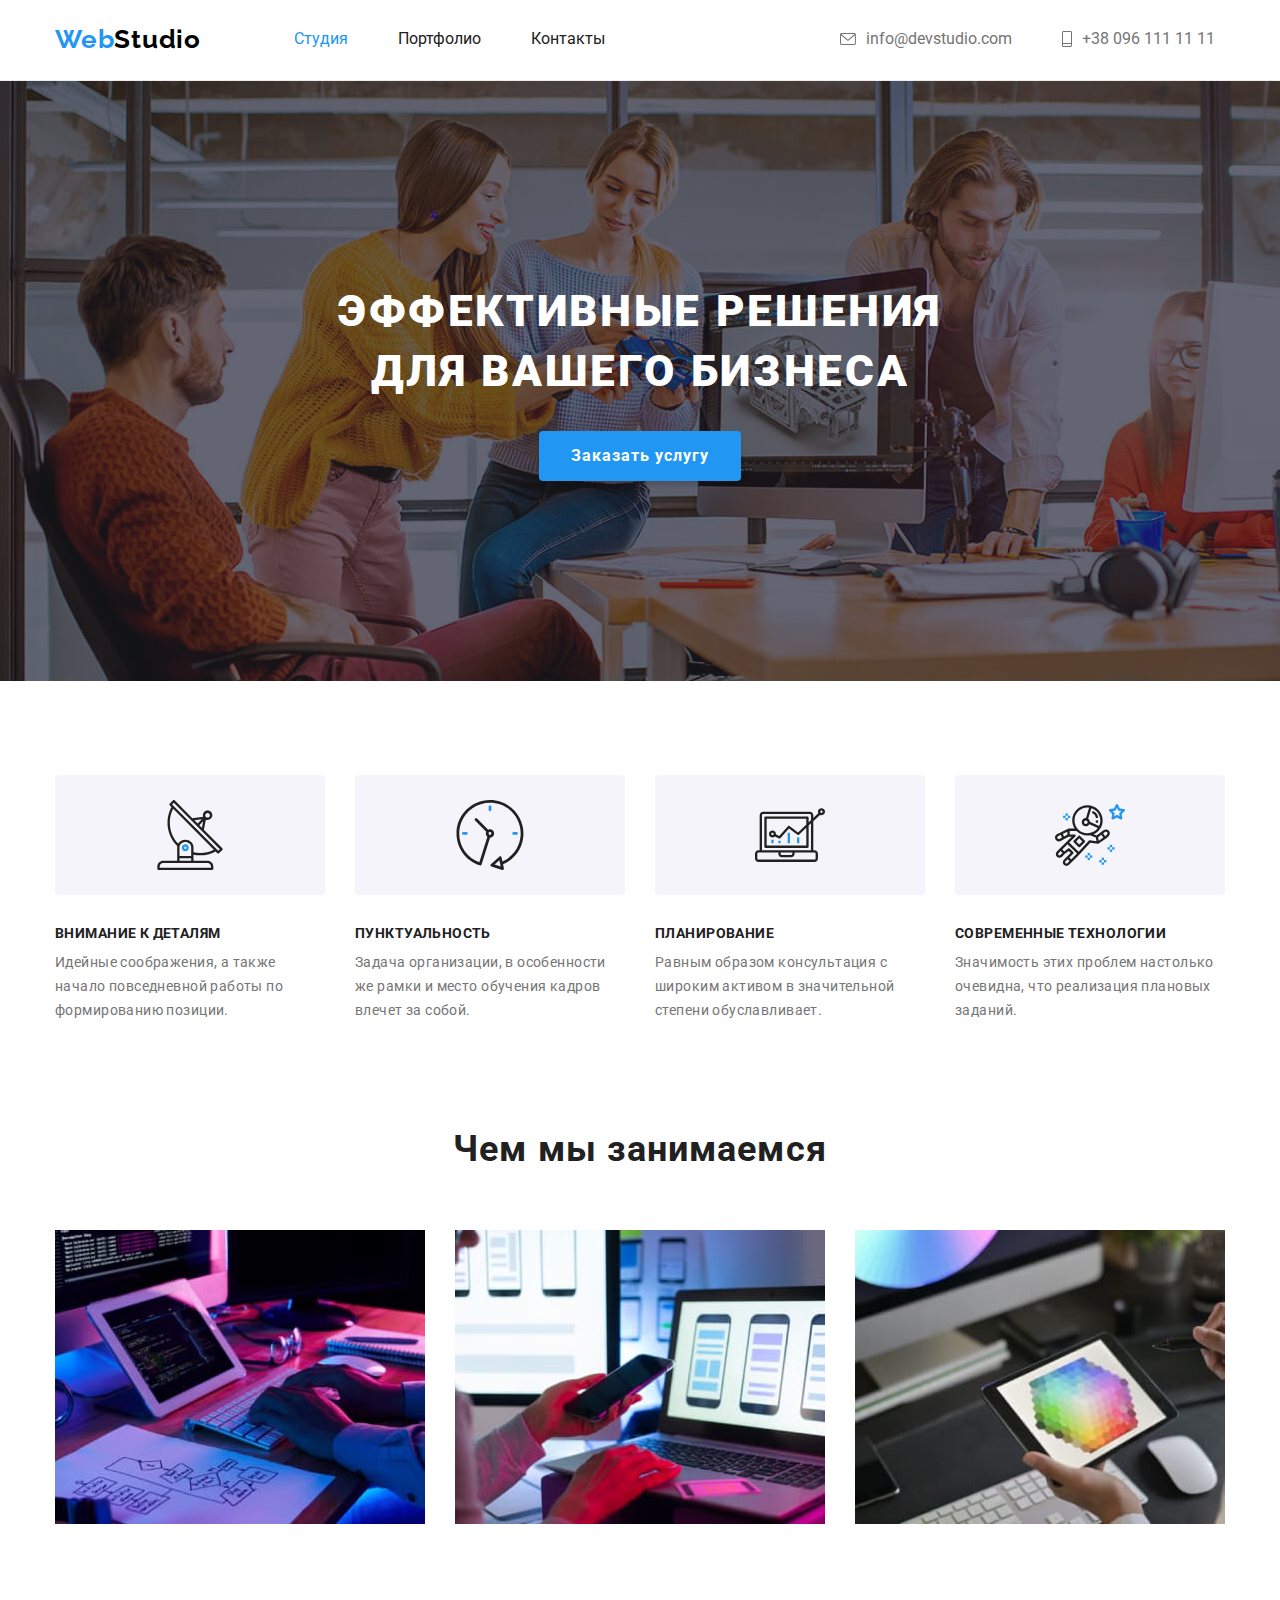
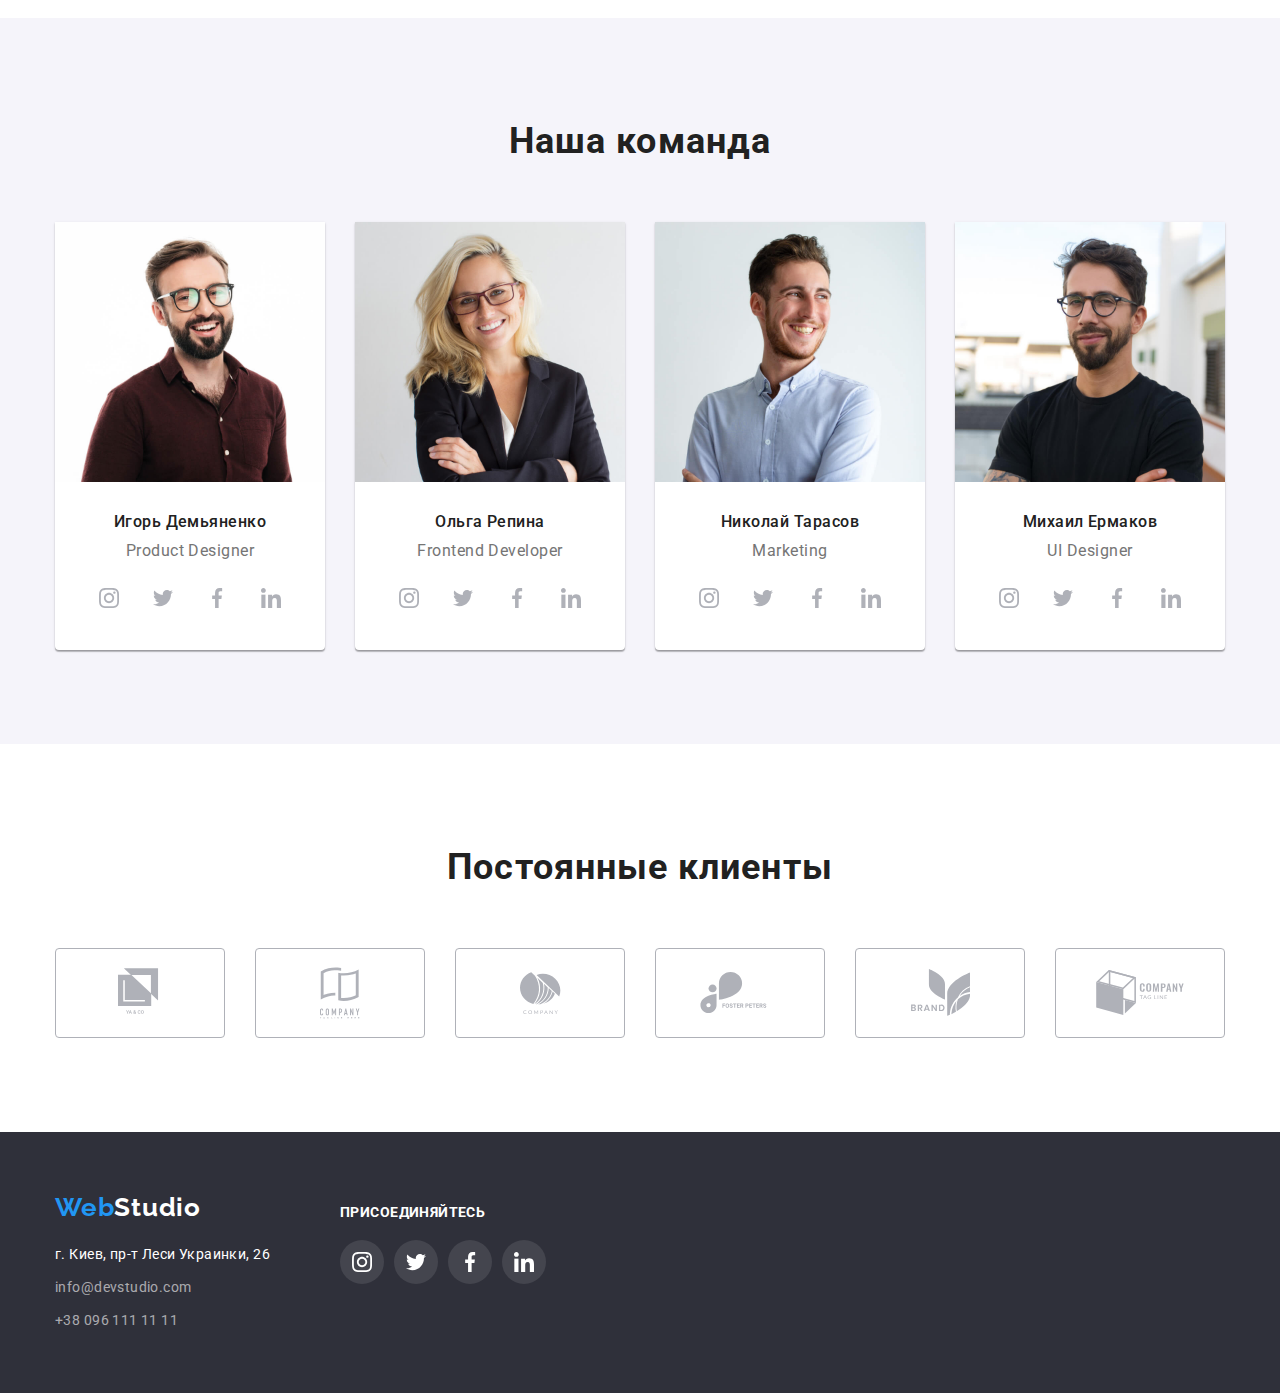
<file: index.html>
<!DOCTYPE html>
<html lang="ru">
<head>
    <meta charset="UTF-8">
    <meta name="viewport" content="width=device-width, initial-scale=1.0">
    <title>Студия</title>
    <!-- Нормализация файла Modern normalize -->
    <link rel="stylesheet" href="https://cdnjs.cloudflare.com/ajax/libs/modern-normalize/1.0.0/modern-normalize.min.css">
    <!-- Вставляем шрифты -->
    <link rel="preconnect" href="https://fonts.gstatic.com">
    <link href="https://fonts.googleapis.com/css2?family=Raleway:wght@700&family=Roboto:wght@400;500;700;900&display=swap"
        rel="stylesheet">
    <!-- Подключение внешнего (external) CSS -->
    <link rel="stylesheet" href="./css/styles.css">
</head>
<body>
    <header class="header">
        <div class="container">
            <nav class="nav">
                <!-- Добавлен span для стилизации цветом -->
                <a href="./index.html" aria-label="логотоип сайта" class="nav-logo"><span>Web</span>Studio</a>
            
                <ul class="site-nav list">
                    <li class="site-nav-item">
                        <a href="./index.html" class="link current">Студия</a>
                    </li>
                    <li class="site-nav-item">
                        <a href="./portfolio.html" class="link">Портфолио</a>
                    </li>
                    <li class="site-nav-item">
                        <a href="" class="link">Контакты</a>
                    </li>
                </ul>
            </nav>
            <ul class="contacts-list">
                <li class="contacts-list-item">
                        <a href="mailto:info@devstudio.com" class="header-address-link">
                            <svg class="mail" width="16" height="12">
                                <use href="./images/sprite.svg#mail"></use>
                            </svg>info@devstudio.com
                        </a>
                </li>
                <li class="contacts-list-item">
                    <a href="tel:+380961111111" class="header-address-link tel">
                        <svg class="tel" width="10" height="16">
                            <use href="./images/sprite.svg#tel"></use>
                        </svg>+38 096 111 11 11
                    </a>
                </li>
            </ul>
        </div>
    </header>

    <main>
            <!--Hero--Эффективные решения-->
            <section class="hero-section">
                <div class="container">
                    <h1 class="hero-title">Эффективные решения<br>
                        для вашего бизнеса</h1>
                    <button class="hero-btn" type="button">Заказать услугу</button>
                </div>
            </section>
            
            <!--Особенности-->
            <section class="features">
                <div class="container">
                    <h2 class="visually-hidden">Особенности</h2>
                    <ul class="features-list">
                        <li class="features-item">
                            <div class="features-item-bg">
                                <svg class="features-item-icon" width="70" height="70">
                                    <use href="./images/sprite.svg#antenna">
                                    </use>
                                </svg>
                            </div>
                            <h3 class="features-title">Внимание к деталям</h3>
                            <p class="features-desc">Идейные соображения, а также начало повседневной работы по формированию позиции.</p>
                        </li>
                        <li class="features-item">
                            <div class="features-item-bg">
                                <svg class="features-item-icon" width="70" height="70">
                                    <use href="./images/sprite.svg#clock">
                                    </use>
                                </svg>
                            </div>
                            <h3 class="features-title">Пунктуальность</h3>
                            <p class="features-desc">Задача организации, в особенности же рамки и место обучения кадров влечет за собой.</p>
                        </li>
                        <li class="features-item">
                            <div class="features-item-bg">
                                <svg class="features-item-icon" width="70" height="70">
                                    <use href="./images/sprite.svg#diagram">
                                    </use>
                                </svg>
                            </div>
                            <h3 class="features-title">Планирование</h3>
                            <p class="features-desc">Равным образом консультация с широким активом в значительной степени обуславливает.
                            </p>
                        </li>
                        <li class="features-item">
                            <div class="features-item-bg">
                                <svg class="features-item-icon" width="70" height="70">
                                    <use href="./images/sprite.svg#astronaut">
                                    </use>
                                </svg>
                            </div>
                            <h3 class="features-title">Современные технологии</h3>
                            <p class="features-desc">Значимость этих проблем настолько очевидна, что реализация плановых заданий.</p>
                        </li>
                    </ul>
                </div>
                
            </section>
            
            <!--ABOUT -- Чем мы занимаемся-->
            <section class="about block">
                <div class="container">
                    <h2 class="about-title">Чем мы занимаемся</h2>
                    <ul class="about-list">
                        <li class="about-item">
                            <a class="about-link" href="">
                                <img src="./images/programer-working-his-desk-office.jpg" alt="Программист пишет код на лаптопе"
                                    width="370">
                            </a>
                        </li>
                        <li class="about-item">
                            <a class="about-link" href="">
                                <img src="./images/developing-application-smartphones.jpg" alt="Девушка держит телефон в руке" width="370">
                            </a>
                        </li>
                        <li class="about-item">
                            <a class="about-link" href="">
                                <img src="./images/web-design.jpg" alt="Дизайнер выбирает цвет по rgb" width="370">
                            </a>
                        </li>
                    </ul>
                </div>
                
            
            </section>
            
            <!--TEAM--Наша команда-->
            <section class="team block">
                <div class="container">
                    <h2 class="team-title">Наша команда</h2>
                    <ul class="team-list">
                        <li class="team-item">
                            <img src="./images/our-team/product-designer.jpg" alt="Продакт Дизайнер" width="270">
                            <h3 class="team-empl-name">Игорь Демьяненко</h3>
                            <p class="team-position" lang="en">Product Designer</p>
                            <ul class="social-list">
                                <li class="social-list-item">
                                    <a class="social-list-link" href="">
                                        <svg class="social-icon">
                                            <use href="./images/sprite.svg#instagram"></use>
                                        </svg>
                                    </a>
                                </li>
                                <li class="social-list-item">
                                    <a class="social-list-link" href="">
                                        <svg class="social-icon">
                                            <use href="./images/sprite.svg#twitter"></use>
                                        </svg>
                                    </a>
                                </li>
                                <li class="social-list-item">
                                    <a class="social-list-link" href="">
                                        <svg class="social-icon">
                                            <use href="./images/sprite.svg#facebook"></use>
                                        </svg>
                                    </a>
                                </li>
                                <li class="social-list-item">
                                    <a class="social-list-link" href="">
                                        <svg class="social-icon">
                                            <use href="./images/sprite.svg#linkedin"></use>
                                        </svg>
                                    </a>
                                </li>
                            </ul>
                        </li>
                        <li class="team-item">
                            <img src="./images/our-team/frontend-developer.jpg" alt="Фронтенд разработчик" width="270">
                            <h3 class="team-empl-name">Ольга Репина</h3>
                            <p class="team-position" lang="en">Frontend Developer</p>
                            <ul class="social-list">
                                <li class="social-list-item">
                                    <a class="social-list-link" href="">
                                        <svg class="social-icon">
                                            <use href="./images/sprite.svg#instagram"></use>
                                        </svg>
                                    </a>
                                </li>
                                <li class="social-list-item">
                                    <a class="social-list-link" href="">
                                        <svg class="social-icon">
                                            <use href="./images/sprite.svg#twitter"></use>
                                        </svg>
                                    </a>
                                </li>
                                <li class="social-list-item">
                                    <a class="social-list-link" href="">
                                        <svg class="social-icon">
                                            <use href="./images/sprite.svg#facebook"></use>
                                        </svg>
                                    </a>
                                </li>
                                <li class="social-list-item">
                                    <a class="social-list-link" href="">
                                        <svg class="social-icon">
                                            <use href="./images/sprite.svg#linkedin"></use>
                                        </svg>
                                    </a>
                                </li>
                            </ul>
                        </li>
                        <li class="team-item">
                            <img src="./images/our-team/marketing.jpg" alt="Маркетоллог" width="270">
                            <h3 class="team-empl-name">Николай Тарасов</h3>
                            <p class="team-position" lang="en">Marketing</p>
                            <ul class="social-list">
                                <li class="social-list-item">
                                    <a class="social-list-link" href="">
                                        <svg class="social-icon">
                                            <use href="./images/sprite.svg#instagram"></use>
                                        </svg>
                                    </a>
                                </li>
                                <li class="social-list-item">
                                    <a class="social-list-link" href="">
                                        <svg class="social-icon">
                                            <use href="./images/sprite.svg#twitter"></use>
                                        </svg>
                                    </a>
                                </li>
                                <li class="social-list-item">
                                    <a class="social-list-link" href="">
                                        <svg class="social-icon">
                                            <use href="./images/sprite.svg#facebook"></use>
                                        </svg>
                                    </a>
                                </li>
                                <li class="social-list-item">
                                    <a class="social-list-link" href="">
                                        <svg class="social-icon">
                                            <use href="./images/sprite.svg#linkedin"></use>
                                        </svg>
                                    </a>
                                </li>
                            </ul>
                        </li>
                        <li class="team-item">
                            <img src="./images/our-team/ui-designer.jpg" alt="UI Дизайнер" width="270">
                            <h3 class="team-empl-name">Михаил Ермаков</h3>
                            <p class="team-position" lang="en">UI Designer</p>
                            <ul class="social-list">
                                <li class="social-list-item">
                                    <a class="social-list-link" href="">
                                        <svg class="social-icon">
                                            <use href="./images/sprite.svg#instagram"></use>
                                        </svg>
                                    </a>
                                </li>
                                <li class="social-list-item">
                                    <a class="social-list-link" href="">
                                        <svg class="social-icon">
                                            <use href="./images/sprite.svg#twitter"></use>
                                        </svg>
                                    </a>
                                </li>
                                <li class="social-list-item">
                                    <a class="social-list-link" href="">
                                        <svg class="social-icon">
                                            <use href="./images/sprite.svg#facebook"></use>
                                        </svg>
                                    </a>
                                </li>
                                <li class="social-list-item">
                                    <a class="social-list-link" href="">
                                        <svg class="social-icon">
                                            <use href="./images/sprite.svg#linkedin"></use>
                                        </svg>
                                    </a>
                                </li>
                            </ul>
                        </li>
                    </ul>
                </div>
                
            </section>

            <!-- CLIENTS -->
            <section class="clients block">
                <div class="container">
                    <h2 class="clients-title">Постоянные клиенты</h2>
                    <ul class="clients-list">
                        <li class="clients-item">
                            <a class="clients-item-link" href="">
                                <svg class="clients-icon" width="44.27" height="49.23">
                                    <use href="./images/sprite.svg#logo-1"></use>
                                </svg>
                            </a>
                        </li>
                        <li class="clients-item">
                            <a class="clients-item-link" href="">
                                <svg class="clients-icon" width="40" height="52">
                                    <use href="./images/sprite.svg#logo-2"></use>
                                </svg>
                            </a>
                        </li>
                        <li class="clients-item">
                            <a class="clients-item-link" href="">
                                <svg class="clients-icon" width="41" height="42.6">
                                    <use href="./images/sprite.svg#logo-3"></use>
                                </svg>
                            </a>
                        </li>
                        <li class="clients-item">
                            <a class="clients-item-link" href="">
                                <svg class="clients-icon" width="79.66" height="42.02">
                                    <use href="./images/sprite.svg#logo-4"></use>
                                </svg>
                            </a>
                        </li>
                        <li class="clients-item">
                            <a class="clients-item-link" href="">
                                <svg class="clients-icon" width="59" height="47">
                                    <use href="./images/sprite.svg#logo-5"></use>
                                </svg>
                            </a>
                        </li>
                        <li class="clients-item">
                            <a class="clients-item-link" href="">
                                <svg class="clients-icon" width="88.48" height="45.44">
                                    <use href="./images/sprite.svg#logo-6"></use>
                                </svg>
                            </a>
                        </li>
                    </ul>
                </div>

            </section>
    </main>
    <footer class="footer">
        <div class="container">
            <div class="footer-left-side">
                <a href="./index.html" class="footer-logo"><span>Web</span>Studio</a>
                <address class="address">
                    <ul class="address-list">
                        <li class="address-item">
                            <p class="adress-place">г. Киев, пр-т Леси Украинки, 26</p>
                        </li>
                        <li class="address-item">
                            <a href="mailto:info@devstudio.com" class="adress-info link">info@devstudio.com</a>
                        </li>
                        <li class="address-item">
                            <a href="tel:+380961111111" class="adress-info link">+38 096 111 11 11</a>
                        </li>
                    </ul>
                </address>
            </div>          
            <div class="footer-social-side">
                <b>присоединяйтесь</b>
                <ul class="social-list-footer">
                    <li class="social-list-footer-item">
                        <a class="social-list-link" href="">
                            <svg class="social-icon">
                                <use href="./images/sprite.svg#instagram"></use>
                            </svg>
                        </a>
                    </li>
                    <li class="social-list-footer-item">
                        <a class="social-list-link" href="">
                            <svg class="social-icon">
                                <use href="./images/sprite.svg#twitter"></use>
                            </svg>
                        </a>
                    </li>
                    <li class="social-list-footer-item">
                        <a class="social-list-link" href="">
                            <svg class="social-icon">
                                <use href="./images/sprite.svg#facebook"></use>
                            </svg>
                        </a>
                    </li>
                    <li class="social-list-footer-item">
                        <a class="social-list-link" href="">
                            <svg class="social-icon">
                                <use href="./images/sprite.svg#linkedin"></use>
                            </svg>
                        </a>
                    </li>
                </ul>
            </div>
        </div>
    </footer>
    
</body>
</html>
</file>
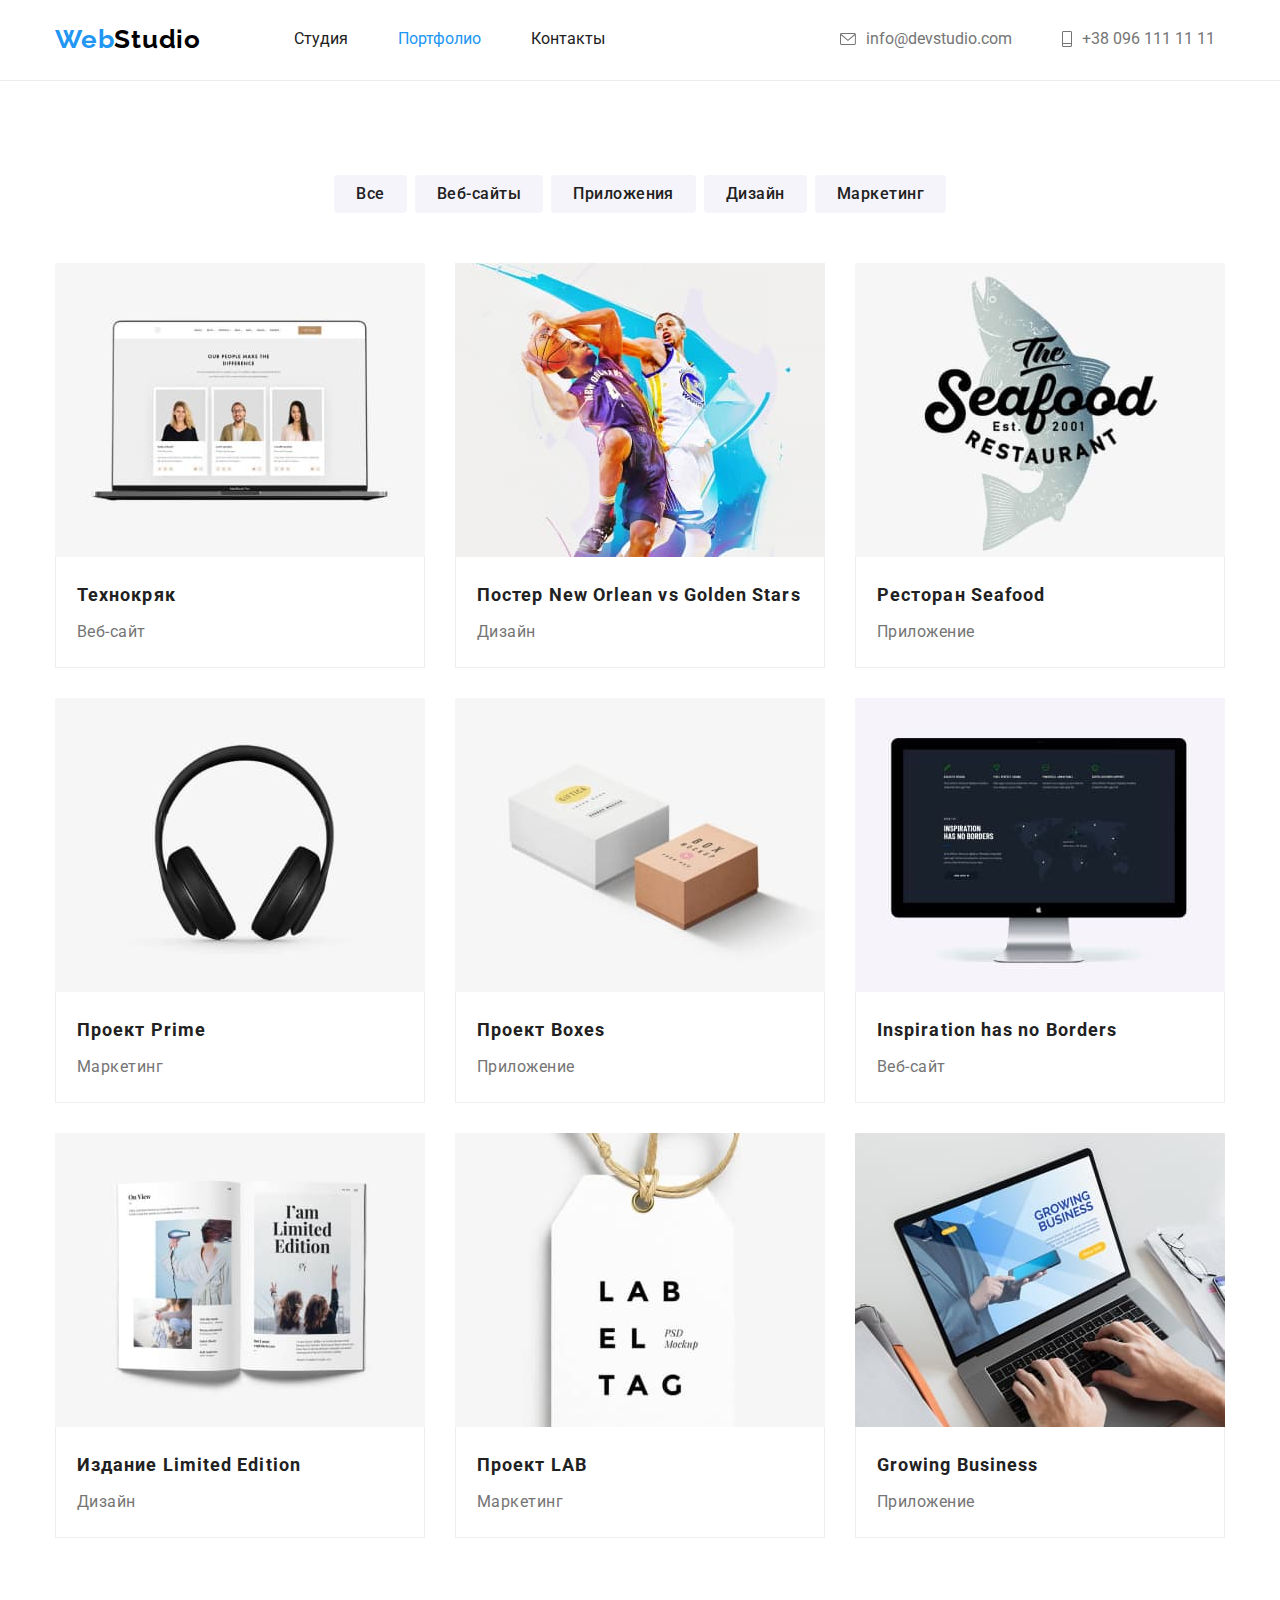
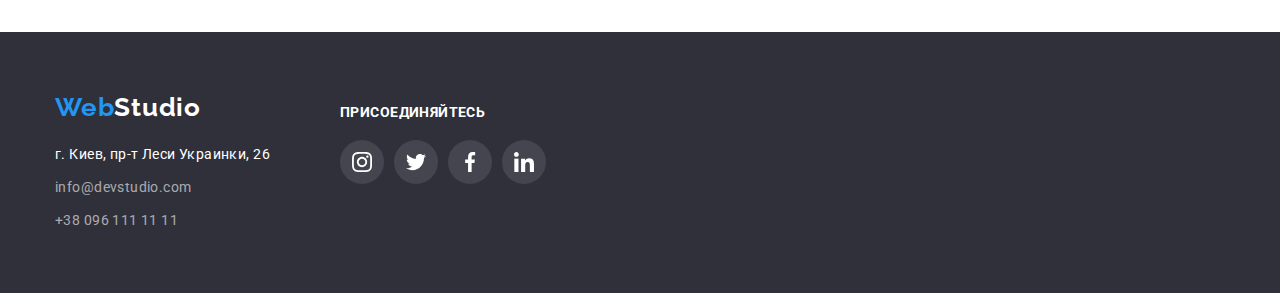
<file: portfolio.html>
<!DOCTYPE html>
<html lang="ru">

<head>
    <meta charset="UTF-8">
    <meta name="viewport" content="width=device-width, initial-scale=1.0">
    <title>Портфолио</title>
    <!-- Нормализация файла Modern normalize -->
    <link rel="stylesheet" href="https://cdnjs.cloudflare.com/ajax/libs/modern-normalize/1.0.0/modern-normalize.min.css">
    <!-- Вставляем шрифты -->
    <link rel="preconnect" href="https://fonts.gstatic.com">
    <link href="https://fonts.googleapis.com/css2?family=Raleway:wght@700&family=Roboto:wght@400;500;700;900&display=swap"
        rel="stylesheet">
    <!-- Подключение внешнего CSS -->
    <link rel="stylesheet" href="./css/styles.css">
</head>
<body>
    <header class="header">
        <div class="container">
            <nav class="nav">
                <!-- Добавлен span для стилизации цветом -->
                <a href="./index.html" aria-label="логотоип сайта" class="nav-logo"><span>Web</span>Studio</a>
    
                <ul class="site-nav list">
                    <li class="site-nav-item">
                        <a href="./index.html" class="link">Студия</a>
                    </li>
                    <li class="site-nav-item">
                        <a href="./portfolio.html" class="link current">Портфолио</a>
                    </li>
                    <li class="site-nav-item">
                        <a href="" class="link">Контакты</a>
                    </li>
                </ul>
            </nav>
            <ul class="contacts-list">
                <li class="contacts-list-item">
                    <a href="mailto:info@devstudio.com" class="header-address-link">
                        <svg class="mail" width="16" height="12">
                            <use href="./images/sprite.svg#mail"></use>
                        </svg>info@devstudio.com
                    </a>
                </li>
                <li class="contacts-list-item">
                    <a href="tel:+380961111111" class="header-address-link tel">
                        <svg class="tel" width="10" height="16">
                            <use href="./images/sprite.svg#tel"></use>
                        </svg>+38 096 111 11 11
                    </a>
                </li>
            </ul>
        </div>
    </header>
    <main>
        <section class="portfolio block">
            <h1 class="visually-hidden">Портфолио</h1>
            <div class="container">
                <ul class="filter-list">
                    <li class="filter-list-item">
                        <button type="button"class="filter-btn">Все</button>
                    </li>
                    <li class="filter-list-item">
                        <button type="button"class="filter-btn">Веб-сайты</button>
                    </li>
                    <li class="filter-list-item">
                        <button type="button"class="filter-btn">Приложения</button>
                    </li>
                    <li class="filter-list-item">
                        <button type="button"class="filter-btn">Дизайн</button>
                    </li>
                    <li class="filter-list-item">
                        <button type="button"class="filter-btn">Маркетинг</button>
                    </li>
                </ul>

                <ul class="portfolio-list">
                    <li class="portfolio-list-item">
                        <a href="" class="link">
                            <img src="./images/portfolio/img-1.jpg" alt="открытый Macbook">
                            <div class="portfolio-title-block">
                                <h2 class="portfolio-title">Технокряк</h2>
                                <p class="portfolio-subtitle">Веб-сайт</p>
                                <p></p>
                            </div>
                            
                        </a>
                    </li>
                    <li class="portfolio-list-item">
                        <a href="" class="link">
                            <img src="./images/portfolio/img-2.jpg" alt="баскетболисты борятся за мяч">
                            <div class="portfolio-title-block">
                                <h2 class="portfolio-title">Постер New Orlean vs Golden Stars</h2>
                                <p class="portfolio-subtitle">Дизайн</p>
                                <p></p>
                            </div>
                        </a>
                    </li>
                    <li class="portfolio-list-item">
                        <a href="" class="link">
                            <img src="./images/portfolio/img-3.jpg" alt="логотип ресторана си-фуд">
                            <div class="portfolio-title-block">
                                <h2 class="portfolio-title">Ресторан Seafood</h2>
                                <p class="portfolio-subtitle">Приложение</p>
                                <p></p>
                            </div>
                        </a>
                    </li>
                    <li class="portfolio-list-item">
                        <a href="" class="link">
                            <img src="./images/portfolio/img-4.jpg" alt="беспроводные наушники на белом фоне">
                            <div class="portfolio-title-block">
                                <h2 class="portfolio-title">Проект Prime</h2>
                                <p class="portfolio-subtitle">Маркетинг</p>
                                <p></p>
                            </div>
                        </a>
                    </li>
                    <li class="portfolio-list-item">
                        <a href="" class="link">
                            <img src="./images/portfolio/img-5.jpg" alt="две картонные коробки на белом фоне">
                            <div class="portfolio-title-block">
                                <h2 class="portfolio-title">Проект Boxes</h2>
                                <p class="portfolio-subtitle">Приложение</p>
                                <p></p>
                            </div>
                        </a>
                    </li>
                    <li class="portfolio-list-item">
                        <a href="" class="link">
                            <img src="./images/portfolio/img-6.jpg"" alt=" монитор на белом столе">
                            <div class="portfolio-title-block">
                                <h2 class="portfolio-title">Inspiration has no Borders</h2>
                                <p class="portfolio-subtitle">Веб-сайт</p>
                                <p></p>
                            </div>
                        </a>
                    </li>
                    <li class="portfolio-list-item">
                        <a href="" class="link">
                            <img src="./images/portfolio/img-7.jpg" alt="открытый женский журнал на столе">
                            <div class="portfolio-title-block">
                                <h2 class="portfolio-title">Издание Limited Edition</h2>
                                <p class="portfolio-subtitle">Дизайн</p>
                                <p></p>
                            </div> 
                        </a>
                    </li>
                    <li class="portfolio-list-item">
                        <a href="" class="link">
                            <img src="./images/portfolio/img-8.jpg"" alt=" белый ярлык на бумажной веревке">
                            <div class="portfolio-title-block">
                                <h2 class="portfolio-title">Проект LAB</h2>
                                <p class="portfolio-subtitle">Маркетинг</p>
                                <p></p>
                            </div>
                        </a>
                    </li>
                    <li class="portfolio-list-item">
                        <a href="" class="link">
                            <img src="./images/portfolio/img-9.jpg" alt="человек работает на ноутбуке">
                            <div class="portfolio-title-block">
                                <h2 lang="en" class="portfolio-title">Growing Business</h2>
                                <p class="portfolio-subtitle">Приложение</p>
                                <p></p>
                            </div>
                        </a>
                    </li>
                </ul>
            </div>
        </section>
    </main>
<footer class="footer">
    <div class="container">
        <div class="footer-left-side">
            <a href="./index.html" class="footer-logo"><span>Web</span>Studio</a>
            <address class="address">
                <ul class="address-list">
                    <li class="address-item">
                        <p class="adress-place">г. Киев, пр-т Леси Украинки, 26</p>
                    </li>
                    <li class="address-item">
                        <a href="mailto:info@devstudio.com" class="adress-info link">info@devstudio.com</a>
                    </li>
                    <li class="address-item">
                        <a href="tel:+380961111111" class="adress-info link">+38 096 111 11 11</a>
                    </li>
                </ul>
            </address>
        </div>
        <div class="footer-social-side">
            <b>присоединяйтесь</b>
            <ul class="social-list-footer">
                <li class="social-list-footer-item">
                    <a class="social-list-link" href="">
                        <svg class="social-icon">
                            <use href="./images/sprite.svg#instagram"></use>
                        </svg>
                    </a>
                </li>
                <li class="social-list-footer-item">
                    <a class="social-list-link" href="">
                        <svg class="social-icon">
                            <use href="./images/sprite.svg#twitter"></use>
                        </svg>
                    </a>
                </li>
                <li class="social-list-footer-item">
                    <a class="social-list-link" href="">
                        <svg class="social-icon">
                            <use href="./images/sprite.svg#facebook"></use>
                        </svg>
                    </a>
                </li>
                <li class="social-list-footer-item">
                    <a class="social-list-link" href="">
                        <svg class="social-icon">
                            <use href="./images/sprite.svg#linkedin"></use>
                        </svg>
                    </a>
                </li>
            </ul>
        </div>
    </div>
</footer>
    
</body>
</html>
</file>
<file: css/styles.css>
:root {
  --primary-font-color: #212121;
  --secondary-font-color: #757575;
  --accent-color: #2196f3;
  --bg-color: #ffffff;
  --secondary-bg-color: #f5f4fa;
  --footer-bg-color: #2f303a;

  --primary-font: "Roboto", sans-serif;
  --logo-font: "Raleway", sans-serif;
}

body {
  background-color: var(--bg-color);
  color: var(--primary-font-color);
  font-family: var(--primary-font);
}

h1,
h2,
h3,
h4,
h5,
h6 {
  margin: 0;
}

p {
  margin: 0;
}

a {
  text-decoration: none;
}

ul,
ol {
  list-style: none;
  margin: 0;
  padding: 0;
}

img {
  display: block;
}

.container {
  width: 1200px;
  margin: 0 auto;
  padding: 0 15px;
}

.block {
  padding-top: 94px;
  padding-bottom: 94px;
}

.social-icon {
  width: 20px;
  height: 20px;
}

/*==================== HEADER ====================*/

.header {
  padding-top: 24px;
  padding-bottom: 25px;
  border-bottom: 1px solid #ececec;
}
.header .container {
  display: flex;
  align-items: center;
}

.nav {
  display: flex;
  align-items: center;
}

.site-nav {
  display: flex;
  align-items: center;
}

.contacts-list {
  display: flex;
  align-items: center;
}

.nav .nav-logo {
  margin-right: 93px;
}

.site-nav-item:not(:last-child),
.contacts-list-item:not(:last-child) {
  margin-right: 50px;
}

.contacts-list {
  margin-left: auto;
}

/* Оформление лого шапка*/
.nav-logo {
  color: #000000;
  text-decoration: none;

  font-family: var(--logo-font);
  font-weight: 700;
  font-size: 26px;
  line-height: 1.192;
  letter-spacing: 0.03em;
}

.nav-logo span {
  color: var(--accent-color);
}

.studio-head {
  color: #000000;
  font-family: var(--logo-font);
}

.site-nav .link {
  color: var(--primary-font-color);
}

.header-address-link {
  display: flex;
  color: var(--secondary-font-color);
  align-items: center;
}

.mail,
.tel {
  fill: currentColor;
  margin-right: 10px;
}

.mail:hover,
.mail:focus {
  fill: var(--accent-color);
}
.site-nav .link:hover,
.site-nav .link:focus,
.header-address-link:hover,
.header-address-link:focus {
  color: var(--accent-color);
}

.site-nav .link.current {
  color: var(--accent-color);
}
/*==================== END OF HEADER ====================*/

/*==================== HERO ====================*/
.hero-section {
  background-color: var(--footer-bg-color);
  background-image: linear-gradient(
      rgba(47, 48, 58, 0.4),
      rgba(47, 48, 58, 0.4)
    ),
    url(../images/hero/bg-hero.jpg);
  background-size: cover;
  background-repeat: no-repeat;
  padding-top: 200px;
  padding-bottom: 200px;
  text-align: center;
}

.hero-title {
  font-weight: 900;
  font-size: 44px;
  line-height: 1.364;
  letter-spacing: 0.06em;
  text-transform: uppercase;

  color: #ffffff;
}

.hero-btn {
  min-width: 200px;
  height: 50px;
  box-shadow: 0px 4px 4px rgba(0, 0, 0, 0.15);
  border-radius: 4px;
  font-weight: 700;
  font-size: 16px;
  line-height: 1.875;
  align-items: center;
  text-align: center;
  letter-spacing: 0.06em;
  color: var(--bg-color);
  background-color: var(--accent-color);
  cursor: pointer;
  padding: 10px 32px;
  margin-top: 30px;
  border: transparent;
}

.hero-btn:hover,
.hero-btn:focus {
  filter: drop-shadow(0px 4px 4px rgba(0, 0, 0, 0.25));
}
/*==================== END OF HERO ====================*/

/*==================== FEATURES ====================*/
.visually-hidden {
  position: absolute;
  width: 1px;
  height: 1px;
  margin: -1px;
  border: 0;
  padding: 0;

  white-space: nowrap;
  clip-path: inset(100%);
  clip: rect(0 0 0 0);
  overflow: hidden;
}

.features {
  padding-top: 94px;
}

.features-list {
  display: flex;
}

.features-item {
  min-width: 270px;
  height: 251px;
}

.features-item-bg {
  width: 270px;
  height: 120px;
  display: flex;
  justify-content: center;
  align-items: center;
  background: #f5f4fa;
  border-radius: 4px;
  margin-bottom: 30px;
}

.features-item-icon {
  fill: var(--primary-font-color);
}

.features-item:not(:last-child) {
  margin-right: 30px;
}

.features-title {
  font-weight: 700;
  font-size: 14px;
  line-height: 1.143;
  letter-spacing: 0.03em;
  text-transform: uppercase;
  margin-bottom: 10px;
}
.features-desc {
  font-weight: 400;
  font-size: 14px;
  line-height: 1.714;
  letter-spacing: 0.03em;
  color: var(--secondary-font-color);
}
/*==================== END OF FEATURES ====================*/

/*==================== ABOUT & TEAM ====================*/
.about {
  display: flex;
}

.about-list {
  display: flex;
}

.about-title {
  margin-bottom: 50px;
}

.about .about-item:not(:last-child) {
  margin-right: 30px;
}

.about-title,
.team-title {
  font-weight: 700;
  font-size: 36px;
  line-height: 1.666;
  text-align: center;
  letter-spacing: 0.03em;
}

.about-item {
  display: flex;
}

.team {
  background-color: var(--secondary-bg-color);
}

.team-title {
  margin-bottom: 50px;
}

.team-list {
  display: flex;
  /* На перспективу при добавлении контента */
  /* flex-wrap: wrap; */
}

.team-item {
  background-color: var(--bg-color);
  padding-bottom: 30px;
  box-shadow: 0px 1px 3px rgba(0, 0, 0, 0.12), 0px 1px 1px rgba(0, 0, 0, 0.14),
    0px 2px 1px rgba(0, 0, 0, 0.2);
  border-radius: 0px 0px 4px 4px;
}

.team-list .team-item:not(:last-child) {
  margin-right: 30px;
}
/* Альтернатива :not(:last-child) при добавлении контента
 (в данном случает по 4 в строке) */

/* .team-list .team-item:not(:nth-child(4n)) {
  margin-right: 30px;
} */

.team-empl-name {
  font-weight: 500;
  font-size: 16px;
  line-height: 1.187;
  text-align: center;
  letter-spacing: 0.03em;
  margin-top: 30px;
}

.team-position {
  font-weight: 400;
  font-size: 16px;
  line-height: 1.187;
  text-align: center;
  letter-spacing: 0.03em;
  color: var(--secondary-font-color);
  margin-top: 10px;
  padding: 0 10px;
}

.social-list {
  display: flex;
  justify-content: space-between;
  margin-right: 32px;
  margin-left: 32px;
  margin-top: 16px;
}

.social-list-link {
  display: flex;
  justify-content: center;
  align-items: center;
  width: 44px;
  height: 44px;
  background-color: var(--bg-color);
  border-radius: 50%;
}

.social-list-link:hover,
.social-list-link:focus {
  background-color: var(--accent-color);
}

.social-list-link:hover .social-icon,
.social-list-link:focus .social-icon {
  fill: var(--bg-color);
}

.social-list-item .social-icon {
  fill: #afb1b8;
}
/*==================== END OF TEAM ====================*/

/*==================== CLIENTS ====================*/
.clients-title {
  font-weight: 700;
  font-size: 36px;
  line-height: 1.666;
  text-align: center;
  letter-spacing: 0.03em;

  color: var(--primary-font-color);
  margin-bottom: 50px;
}

.clients-list {
  display: flex;
}

.clients-item:not(:last-child) {
  margin-right: 30px;
}

.clients-item-link {
  display: flex;
  justify-content: center;
  align-items: center;
  width: 170px;
  height: 90px;
  border: 1px solid #afb1b8;
  color: #afb1b8;
  border-radius: 4px;
}

.clients-item-link:hover,
.clients-item-link:focus {
  color: var(--accent-color);
  border-color: var(--accent-color);
}

.clients-icon {
  fill: currentColor;
}

.clients-icon:hover,
.clients-icon:focus {
  fill: currentColor;
}
/*==================== END OF CLIENTS ====================*/

/*==================== FOOTER ====================*/
.footer {
  background-color: var(--footer-bg-color);
  padding-top: 60px;
  padding-bottom: 60px;
}

b {
  display: block;
  font-weight: 700;
  font-size: 14px;
  line-height: 1.143;
  letter-spacing: 0.03em;
  text-transform: uppercase;

  color: var(--bg-color);
}

.footer .container {
  display: flex;
}

.footer-logo {
  display: inline-block;
  margin-bottom: 20px;
  color: var(--bg-color);
  text-decoration: none;

  font-family: var(--logo-font);
  font-weight: 700;
  font-size: 26px;
  line-height: 1.192;
  letter-spacing: 0.03em;
}

.footer-logo span {
  color: var(--accent-color);
}

.address-item:not(:last-child) {
  margin-bottom: 9px;
}
.adress-place {
  font-weight: 400;
  font-size: 14px;
  line-height: 1.714;
  letter-spacing: 0.03em;
  color: var(--bg-color);
  font-style: normal;
}

.adress-info {
  font-weight: 400;
  font-size: 14px;
  line-height: 1.714;
  letter-spacing: 0.03em;
  color: rgba(255, 255, 255, 0.6);
  font-style: normal;
}

.footer-social-side {
  margin-left: 70px;
  margin-top: 12px;
}

.social-list-footer {
  display: flex;
  justify-content: space-between;
  margin-top: 20px;
}

.social-list-footer-item .social-icon {
  fill: var(--bg-color);
}

.social-list-footer-item a {
  background-color: rgba(255, 255, 255, 0.1);
}

.social-list-footer-item:not(:last-child) {
  margin-right: 10px;
}
/*==================== END OF FOOTER ====================*/

/* PORTFOLIO PAGE */

/*==================== FILTERS ====================*/
.filter-btn {
  min-width: 73px;
  padding: 6px 22px;
  border-radius: 4px;
  font-weight: 500;
  font-size: 16px;
  line-height: 1.625;
  align-items: center;
  text-align: center;
  letter-spacing: 0.03em;
  color: var(--primary-font-color);
  background-color: var(--secondary-bg-color);
  cursor: pointer;
  border: transparent;
}

.filter-list {
  display: flex;
  justify-content: center;
  margin-bottom: 50px;
}

.filter-list-item:not(:last-child) {
  margin-right: 8px;
}

.filter-btn:hover,
.filter-btn:focus {
  color: var(--bg-color);
  background-color: var(--accent-color);
  box-shadow: 0px 3px 1px rgba(0, 0, 0, 0.1), 0px 1px 2px rgba(0, 0, 0, 0.08),
    0px 2px 2px rgba(0, 0, 0, 0.12);
}
/*==================== END OF FILTERS ====================*/

/*==================== PORTFOLIO LIST ====================*/
.portfolio-list {
  display: flex;
  flex-wrap: wrap;
}

.portfolio-list-item:not(:nth-child(3n)) {
  margin-right: 30px;
}

.portfolio-list-item:nth-child(-n + 6) {
  margin-bottom: 30px;
}

/* .portfolio-list-item:nth-child(n + 7) {
  margin-bottom: 94px;
} */

.portfolio-list-item {
  box-sizing: border-box;
  max-width: 370px;
  background: #ffffff;
}

.portfolio-title-block {
  border-right: 1px solid #eeeeee;
  border-left: 1px solid #eeeeee;
  border-bottom: 1px solid #eeeeee;
  padding: 20px 21px;
}

.portfolio-title {
  font-weight: 700;
  font-size: 18px;
  line-height: 2;
  letter-spacing: 0.06em;
  color: var(--primary-font-color);
  margin-bottom: 4px;
}

.portfolio-subtitle {
  font-weight: 400;
  font-size: 16px;
  line-height: 1.875;
  letter-spacing: 0.03em;
  color: var(--secondary-font-color);
}
/*==================== END OF PORTFOLIO LIST ====================*/
</file>
